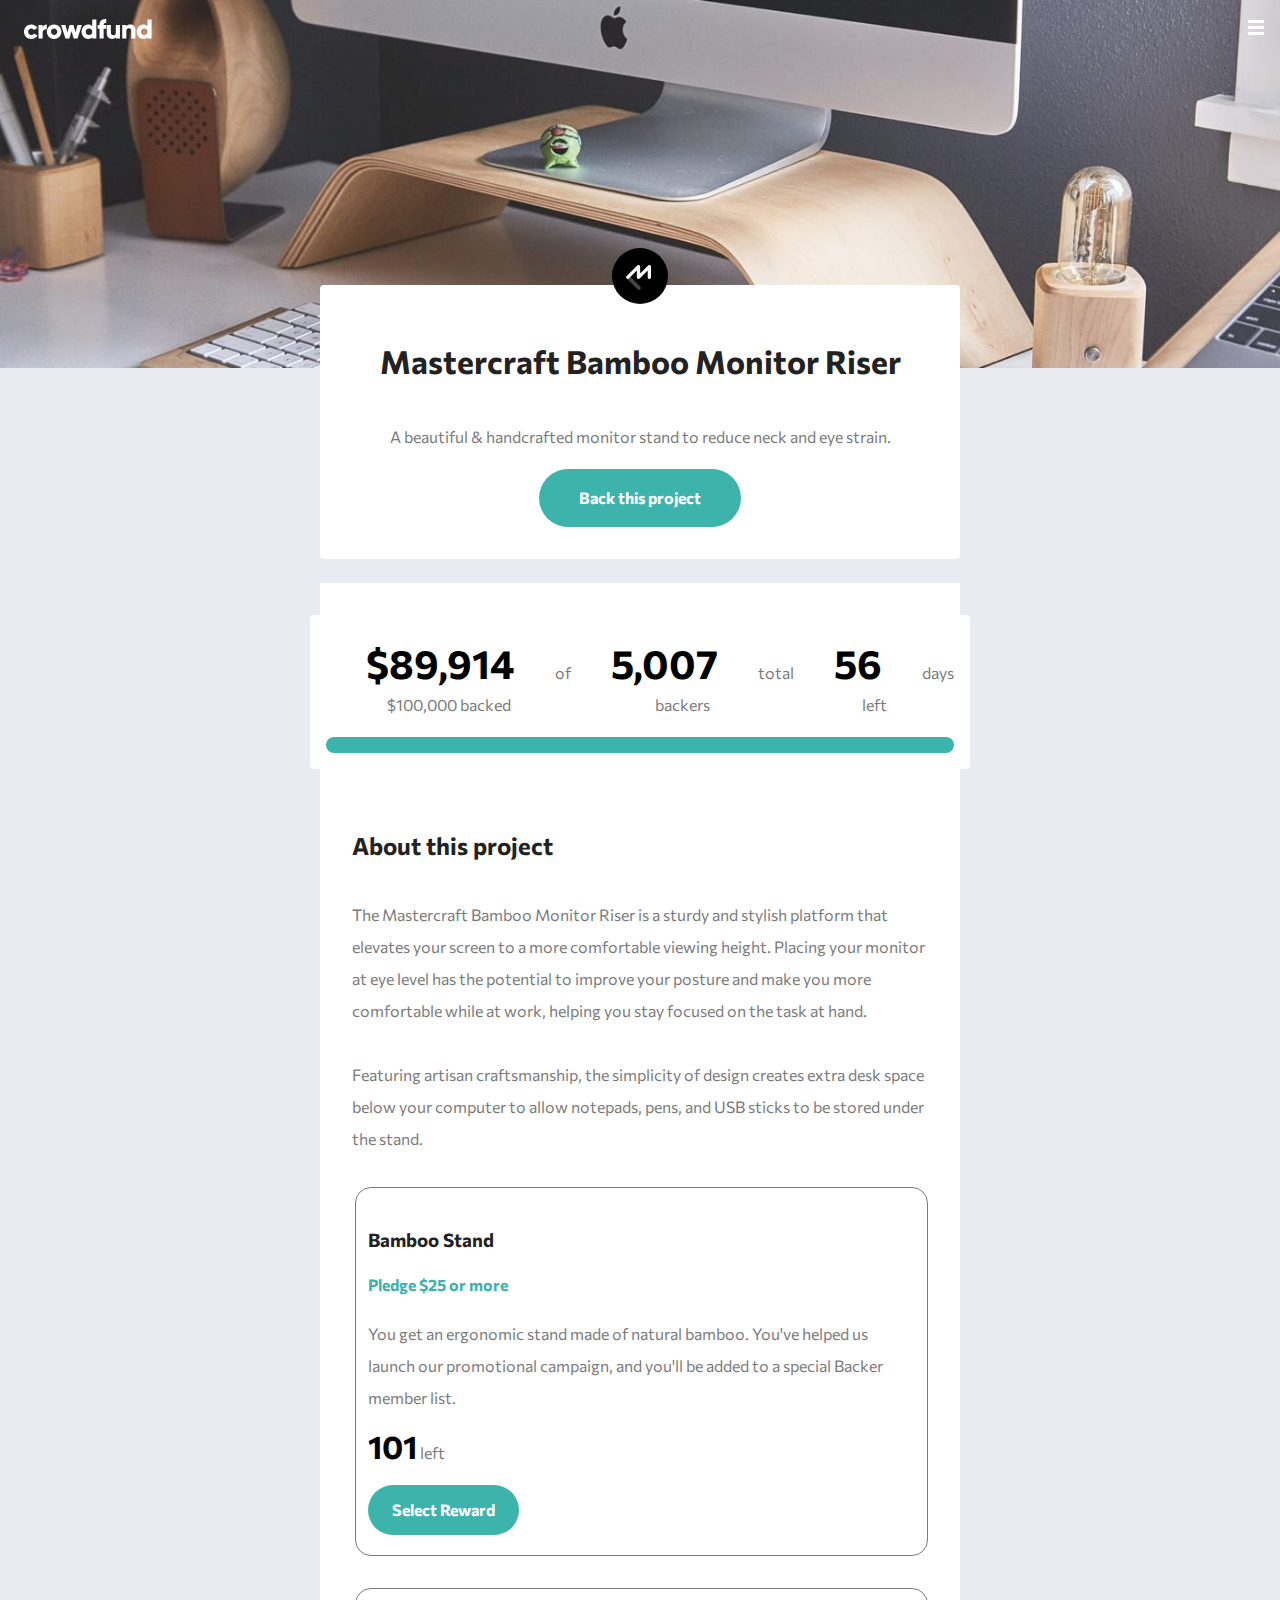
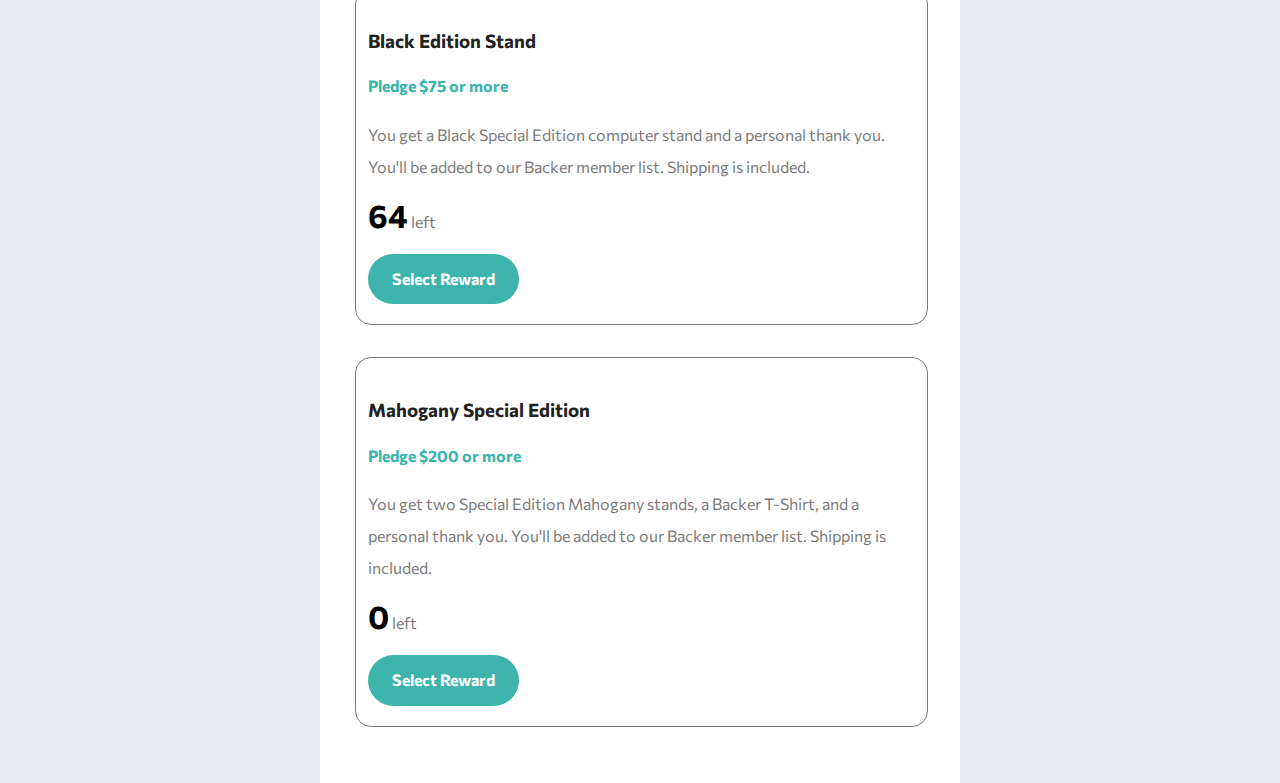
<file: index.html>
<!DOCTYPE html>
<html class="no-js" lang="en">
<head>
  <meta charset="UTF-8">
  <meta name="viewport" content="width=device-width, initial-scale=1.0"> <!-- displays site properly based on user's device -->

  <link rel="icon" type="image/png" sizes="32x32" href="./images/favicon-32x32.png">
  
  <title>Frontend Mentor | Crowdfunding Product Page</title>

  <!-- Feel free to remove these styles or customise in your own stylesheet 👍 -->
  <link rel="preconnect" href="https://fonts.googleapis.com">
  <link rel="preconnect" href="https://fonts.gstatic.com" crossorigin>
  <link href="https://fonts.googleapis.com/css2?family=Commissioner:wght@300;500;700&family=Source+Sans+Pro:wght@300;700&display=swap" rel="stylesheet">  

  <link rel="stylesheet" href="css/normalize.css">
  <link rel="stylesheet" href="css/style.css">

</head>
<body>
  <header>
    <div class="header-wrapper">
      <div class="header-logo">
        <a href="#">
          <img src="images/logo.svg" alt="crowdfund logo"/>
        </a>
      </div>
      <nav id="header-nav">
        <button class="nav__hamburger" aria-expanded="false" type="menu">
          <img src="images/icon-hamburger.svg" alt="navigation toggle"/>
        </button>

        <div id="nav-modal" class="modal"> <!-- if using an id does class of hide not work? --> 

          <button class="nav__close" aria-expanded="" type="reset">
            <img src="images/icon-close-menu.svg" alt="close expanded navigation"/>
          </button>

          <div class="modal-content">
            <ul class="nav-list">
              <li><a href="#about" target=""></a>About</li>
              <li><a href="#discover" target=""></a>Discover</li>
              <li class="no-border"><a href="#get-started" target=""></a>Get Started</li>
            </ul>
          </div>
        </div>

      </nav>
    </div>
  </header>
  
  <div class="pseudo-wrapper">
    <section class="project-details">
      <h1>Mastercraft Bamboo Monitor Riser</h1>
      <p class="project-text">A beautiful & handcrafted monitor stand to reduce neck and eye strain.</p>
      <div class="project-buttons">
        <button class="project-fund" type="button">Back this project</button>
        <button class="bookmark" type="button"><image src="images/icon-bookmark.svg" alt="bookmark"/></button>
        <!-- <button class="bookmark-full" type="button"><image src="images/icon-bookmark.svg" alt="bookmark"/>Bookmark</button> -->
        <!-- use aria-pressed attribute toggle to make this not two seperate buttons -->
      </div>
    </section>
  </div>

  <main>
    <div class="content-wrapper">
      <section class="statistics">
        <div class="stat-info">
          <p><span>$89,914</span>of $100,000 backed</p>  
          <p><span>5,007</span>total backers</p>
          <p><span>56</span>days left</p>
        </div>
        <progress id="fund-progress" aria-label="Progress Bar"></progress>
        <!-- Look at Grace's comments on how to label this -->
      </section>
      <div class="progress-bar">
        
      </div>
      <section class="about">
        <div class="about-description">
          <h2>About this project</h2>
          <p>The Mastercraft Bamboo Monitor Riser is a sturdy and stylish platform that elevates your screen 
            to a more comfortable viewing height. Placing your monitor at eye level has the potential to improve 
            your posture and make you more comfortable while at work, helping you stay focused on the task at hand.</p>
          <p>Featuring artisan craftsmanship, the simplicity of design creates extra desk space below your computer 
            to allow notepads, pens, and USB sticks to be stored under the stand.</p>
        </div>
        <div class="item">
          <h3>Bamboo Stand</h3>
          <h4>Pledge $25 or more</h4>
          <p>You get an ergonomic stand made of natural bamboo. You've helped us launch our promotional campaign, and 
            you&apos;ll be added to a special Backer member list.</p>
            <p><span class="inventory">101</span> left</p>
            <button class="select-reward" type="button">Select Reward</button>
        </div>

        <div class="item">
          <h3>Black Edition Stand</h3>
          <h4>Pledge $75 or more</h4>
          <p>You get a Black Special Edition computer stand and a personal thank you. You&apos;ll be added to our Backer 
            member list. Shipping is included.</p>
          <p><span class="inventory">64</span> left</p>
          <button class="select-reward" type="button">Select Reward</button>
        </div>
        
        <div class="item">
          <h3>Mahogany Special Edition</h3>
          <h4>Pledge $200 or more</h4>
          <p>You get two Special Edition Mahogany stands, a Backer T-Shirt, and a personal thank you. You&apos;ll be added 
            to our Backer member list. Shipping is included.</p>
          <p><span class="inventory">0</span> left</p>
          <button class="select-reward" type="button">Select Reward</button>
          <!-- <button class="out-stock">Out of Stock</button> -->
        </div>
      </section>
    </div>
    
    <script src="js/main.js"></script>  
    </main>

    <!-- Success modal end -->
      <script src="js/vendor/modernizr-3.11.2.min.js"></script>
      <script src="js/plugins.js"></script>
      <!-- <script src="js/main.js"></script> -->

    <!-- Google Analytics: change UA-XXXXX-Y to be your site's ID. -->
    <script>
      window.ga = function () { ga.q.push(arguments) }; ga.q = []; ga.l = +new Date;
      ga('create', 'UA-XXXXX-Y', 'auto'); ga('set', 'anonymizeIp', true); ga('set', 'transport', 'beacon'); ga('send', 'pageview')
    </script>
    <script src="https://www.google-analytics.com/analytics.js" async></script>

  </body>

</html>
</file>
<file: css/style.css>
/*! HTML5 Boilerplate v8.0.0 | MIT License | https://html5boilerplate.com/ */

/* main.css 2.1.0 | MIT License | https://github.com/h5bp/main.css#readme */
/*
 * What follows is the result of much research on cross-browser styling.
 * Credit left inline and big thanks to Nicolas Gallagher, Jonathan Neal,
 * Kroc Camen, and the H5BP dev community and team.
 */

/* ==========================================================================
   Base styles: opinionated defaults
   ========================================================================== */

   html {
    color: #222;
    font-size: 1em;
    line-height: 1.4;
  }
  
  /*
   * Remove text-shadow in selection highlight:
   * https://twitter.com/miketaylr/status/12228805301
   *
   * Vendor-prefixed and regular ::selection selectors cannot be combined:
   * https://stackoverflow.com/a/16982510/7133471
   *
   * Customize the background color to match your design.
   */
  
  ::-moz-selection {
    background: #eaeaf1;
    /* background: #b3d4fc; */
    text-shadow: none;
  }
  
  ::selection {
    background: #eaeaf1;
    text-shadow: none;
  }
  
  hr {
    display: block;
    height: 1px;
    border: 0;
    border-top: 1px solid #ccc;
    margin: 1em 0;
    padding: 0;
  }
  
  /*
   * Remove the gap between audio, canvas, iframes,
   * images, videos and the bottom of their containers:
   * https://github.com/h5bp/html5-boilerplate/issues/440
   */
  
  audio,
  canvas,
  iframe,
  img,
  svg,
  video {
    vertical-align: middle;
  }
  
  /*
   * Remove default fieldset styles.
   */
  
  fieldset {
    border: 0;
    margin: 0;
    padding: 0;
  }
  
  /*
   * Allow only vertical resizing of textareas.
   */
  
  textarea {
    resize: vertical;
  }
  
  /* ==========================================================================
     Author's custom styles - Mobile first design
     ========================================================================== */

     /* ===================== Base Styles =========================== */
     body {
        background: #eaeaf1;
        font-family: 'Commissioner', sans-serif;
        display: flex;
        justify-content: center;
        align-items: center;
        flex-flow: row wrap;
     }

     header {
        background: url(../images/image-hero-mobile.jpg) no-repeat center center #cecece;
        background-size: cover;
        min-height: 35em;
        /* height: 100%; */
        /* min-width: 25em; */
        width: 100%;
     }
     
     main {
        display: flex;
        justify-content: center;
        flex-flow: row wrap;    
     }
     p {
        color: #7a7a7a; 
        line-height: 200%;
     }

     p span {
        color: #000000;
        font-size: 1.5em;
        font-weight: 700;
     }

     h1 {
        text-align: center;
     }

     h4 {
        color: #3cb4ac;
     }

     button {
        color: #ffffff;
        font-weight: 700;
        background-color: #3cb4ac;
        border: none;
        border-radius: 1em;
        padding: 1em;
        text-align: center;
     }

   .content-wrapper {
        background: #ffffff;
        width: 90%;
        display: flex;
        justify-content: center;
        flex-flow: row wrap;
        padding-top: 2em;
     }

     .hide {
      display: none;
     }



    /***** Header *****/
     .header-wrapper {
        /* width: 80%; */
        display: flex;
        justify-content: space-between;
        flex-flow: row wrap;
     }
     .header-logo {
      margin: 1em 1.5em;
     }
     .nav__hamburger {
      background-color: transparent;
     }

     .nav__hamburger[aria-expanded="true" + .nav-list] {
      background-color: transparent;
      display: contents;
     }

     /***** Nav Modal *****/

   /* The Modal (background) */
      .modal {
         display: none; /* Hidden by default */
         /* styles after toggle event for display=flex */
         justify-content: right;
         align-items: top;
         flex-flow: row wrap;
         position: fixed; /*Stay in place */
         z-index: 1; /* Sit on top layer */
         padding-top: 1em; /* Location of the box */
         left: 0; /* absolute offset of margin to container */
         top: 0;
         width: 100%; /* Full width */
         /* background-color: rgb(0,0,0); Fallback color */
         /* background-color: rgba(0,0,0,0.4); Black w/ opacity */
         /* background-image: linear-gradient(#000000, transparent); */
         background-image: linear-gradient(rgba(0,0,0,0.4), transparent);
         padding-bottom: 50em;
      }

      /* Nvaitgation Close Button */
      .nav__close {
         background-color: transparent;
         padding-top: 0;
      }
 
      /* Modal Content */
      .modal-content {
         background-color: #fefefe;
         border-radius: 15px;
         margin: 5em 5em;
         padding: 0;
         width: 100%;
         display: flex;
         flex-flow: row wrap;
      }

      .nav-list {
         background-color: #ffffff;
         border-radius: 15px;
         display: flex;
         flex-flow: column wrap;
         color: #000000;
         list-style-type: none;
         width: 100%;
         padding: 0;
         margin: 0;
      }
   
      .nav-list li {
         padding: 1em;
         font-size: 1.5em;
         border-bottom: .05em solid #c7c7c7;
      }
      .no-border  {
         border: none !important;
      }

     /***** Project Details *****/
     .project-details {
        display: flex;
        justify-content: center;
        align-items: center;
        flex-flow: row wrap;
        background: #ffffff;
        width: 90%;
        padding: 2em 0;
        margin-bottom: 1.5em;
        border-radius: 0.25em;
     }

     .pseudo-wrapper {
        display: flex;
        justify-content: center;
        flex-flow: column nowrap;
        align-items: center;
        margin-top: -9em;
     }

    .pseudo-wrapper::before {
        content: url(../images/logo-mastercraft.svg);
        position: relative;
        top: 1.5em;
        right: 0px;
        bottom: 0px;
        left: 0px;
    }    

    .project-details p {
        text-align: center;
        width: 90%;
     }

    .stat-line {
        border-bottom: 0.075em solid #7a7a7a;
        width: 50%;
    }

    .project-buttons {
        display: flex;
        align-items: center;
        justify-content:space-around;
        flex-flow: row nowrap;
        width: 90%;
     }

     .project-fund {
        color: #ffffff;
        font-weight: 700;
        background-color: #3cb4ac;
        border: none;
        border-radius: 5em;
        padding: 1.25em 2.5em;
        text-align: center;  
     }

     .bookmark {
        background-color: #2f2f2f;
        border: none;
        border-radius: 5em;
        padding: 0;
     }

     .bookmark-full {
        display: none;
    }

     /***** Statistics *****/

     .statistics {
        display: flex;
        align-items: center;
        justify-content: center;
        flex-flow: column wrap;
        /* margin: 1.75em; */
        padding: 1em;
        background: #ffffff;
        border-radius: 0.25em;
     }

     .stat-info {
        display: flex;
        align-items: center;
        justify-content: center;
        flex-flow: column wrap;
     }

     .stat-info p {
        text-align: center;
     }

     .stat-info span {
        color: #000000;
        font-size: 2.5em;
        font-weight: 700;
        padding-bottom: 2em;
        margin-bottom: 1em;
     }

     .stat-info hr {
        width: 50%;
        text-align: center;
     }

     /* .progress-bar {
        display: flex;
        justify-content: center;
        align-items: center;
        flex-flow: row wrap;
     } */

     #fund-progress {
        background-color: #3cb4ac;
        border: none;
        border-radius: 1em;
        padding: 0.5em;
        width: 100%;    
     }

     /***** About *****/

     .about {
        text-align: left;
        padding: 1em 1em;
        display: flex;
        align-items: center;
        justify-content: right;
        flex-flow: row wrap;
        background: #ffffff;
        margin-bottom: 1.5em;
        margin-top: 1.5em;
        border-radius: 0.25em;
     }

     .about-description {
        display: flex;
        justify-content: left;
        align-items: center;
        flex-flow: row wrap;
        margin-left: 1em;
        margin-right: 1em;
     }

     .item {
        /* display: flex;
        justify-content: left;
        align-items: center;
        flex-flow: row wrap; */
        width: 90%;
        border: 0.5px solid #7a7a7a;
        border-radius: 1em;
        padding: 1.25em 0.75em;
        margin: 1em;
     }

     .inventory {
        font-size: 2em;
        font-weight: 700;
     }

     .select-reward {
        border-radius: 5em;
        padding: 1em 1.5em;
     }

    
     /***** Tablet display larger than 768 px wide *****/

     @media only screen and (min-width: 768px) {

  
      }

     /***** Desktop display larger than 1200 px wide*****/

     @media only screen and (min-width: 1200px) {

        header {
            background: url(../images/image-hero-desktop.jpg) no-repeat center center #cecece;
            background-size: cover;
            min-height: 23em;
            /* height: 100%; */
            width: 100%;
         }

       .content-wrapper {
            width: 50%;
       }

      .header-nav-hamburger {
            display: none;
       }
       
       .header-nav-list {
        margin-right: 1em;
        color: #ffffff;
        display: flex;
        justify-content: right;
        flex-flow: row nowrap
        } 

        .header-nav-list li {
            list-style: none;
            padding: 1em 1em;
            margin-right: 2em;
        }

        .pseudo-wrapper {
            width: 50%;
        }

        .project-details {
            width: 100%;
        }
        
        .bookmark  {
            display: none;
        }

       .bookmark-full {
            display: flex;
            justify-content: center;
            align-items: center;
            flex-flow: column wrap;
            background-color: #eaeaf1;
            padding-right: 7em;
            padding-top: 0;
            padding-bottom: 0;
            padding-left: 0;
            height: 3.5em;
            border-radius: 5em;
            border: none;
            color: #7a7a7a;
            text-align: center;
            font-weight: 700;
        }

        .bookmark-full img {
            margin-right: 1em;
        }

        .stat-info {
            display: flex;
            align-items: center;
            justify-content: space-evenly;
            flex-flow: row nowrap;
        }

        .stat-info span {
            padding-left: 1em;
            padding-right: 1em;
        }

        .stat-line {
            border-bottom: none;
            border-right: 0.075em solid #7a7a7a;
            height: 50%;
        }
      }

  /* ========================================================================== */
     Helper classes
     /* ========================================================================== */
  
  /*
   * Hide visually and from screen readers
   */
  
  .hidden,
  [hidden] {
    display: none !important;
  }
  
  /*
   * Hide only visually, but have it available for screen readers:
   * https://snook.ca/archives/html_and_css/hiding-content-for-accessibility
   *
   * 1. For long content, line feeds are not interpreted as spaces and small width
   *    causes content to wrap 1 word per line:
   *    https://medium.com/@jessebeach/beware-smushed-off-screen-accessible-text-5952a4c2cbfe
   */
  
  .sr-only {
    border: 0;
    clip: rect(0, 0, 0, 0);
    height: 1px;
    margin: -1px;
    overflow: hidden;
    padding: 0;
    position: absolute;
    white-space: nowrap;
    width: 1px;
    /* 1 */
  }
  
  /*
   * Extends the .sr-only class to allow the element
   * to be focusable when navigated to via the keyboard:
   * https://www.drupal.org/node/897638
   */
  
  .sr-only.focusable:active,
  .sr-only.focusable:focus {
    clip: auto;
    height: auto;
    margin: 0;
    overflow: visible;
    position: static;
    white-space: inherit;
    width: auto;
  }
  
  /*
   * Hide visually and from screen readers, but maintain layout
   */
  
  .invisible {
    visibility: hidden;
  }
  
  /*
   * Clearfix: contain floats
   *
   * For modern browsers
   * 1. The space content is one way to avoid an Opera bug when the
   *    `contenteditable` attribute is included anywhere else in the document.
   *    Otherwise it causes space to appear at the top and bottom of elements
   *    that receive the `clearfix` class.
   * 2. The use of `table` rather than `block` is only necessary if using
   *    `:before` to contain the top-margins of child elements.
   */
  
  .clearfix::before,
  .clearfix::after {
    content: " ";
    display: table;
  }
  
  .clearfix::after {
    clear: both;
  }
  
  /* ==========================================================================
     EXAMPLE Media Queries for Responsive Design.
     These examples override the primary ('mobile first') styles.
     Modify as content requires.
     ========================================================================== */
  
  @media only screen and (min-width: 35em) {
    /* Style adjustments for viewports that meet the condition */
  }
  
  @media print,
    (-webkit-min-device-pixel-ratio: 1.25),
    (min-resolution: 1.25dppx),
    (min-resolution: 120dpi) {
    /* Style adjustments for high resolution devices */
  }
  
  /* ==========================================================================
     Print styles.
     Inlined to avoid the additional HTTP request:
     https://www.phpied.com/delay-loading-your-print-css/
     ========================================================================== */
  
  @media print {
    *,
    *::before,
    *::after {
      background: #fff !important;
      color: #000 !important;
      /* Black prints faster */
      box-shadow: none !important;
      text-shadow: none !important;
    }
  
    a,
    a:visited {
      text-decoration: underline;
    }
  
    a[href]::after {
      content: " (" attr(href) ")";
    }
  
    abbr[title]::after {
      content: " (" attr(title) ")";
    }
  
    /*
     * Don't show links that are fragment identifiers,
     * or use the `javascript:` pseudo protocol
     */
    a[href^="#"]::after,
    a[href^="javascript:"]::after {
      content: "";
    }
  
    pre {
      white-space: pre-wrap !important;
    }
  
    pre,
    blockquote {
      border: 1px solid #999;
      page-break-inside: avoid;
    }
  
    /*
     * Printing Tables:
     * https://web.archive.org/web/20180815150934/http://css-discuss.incutio.com/wiki/Printing_Tables
     */
    thead {
      display: table-header-group;
    }
  
    tr,
    img {
      page-break-inside: avoid;
    }
  
    p,
    h2,
    h3 {
      orphans: 3;
      widows: 3;
    }
  
    h2,
    h3 {
      page-break-after: avoid;
    }
   }
</file>
